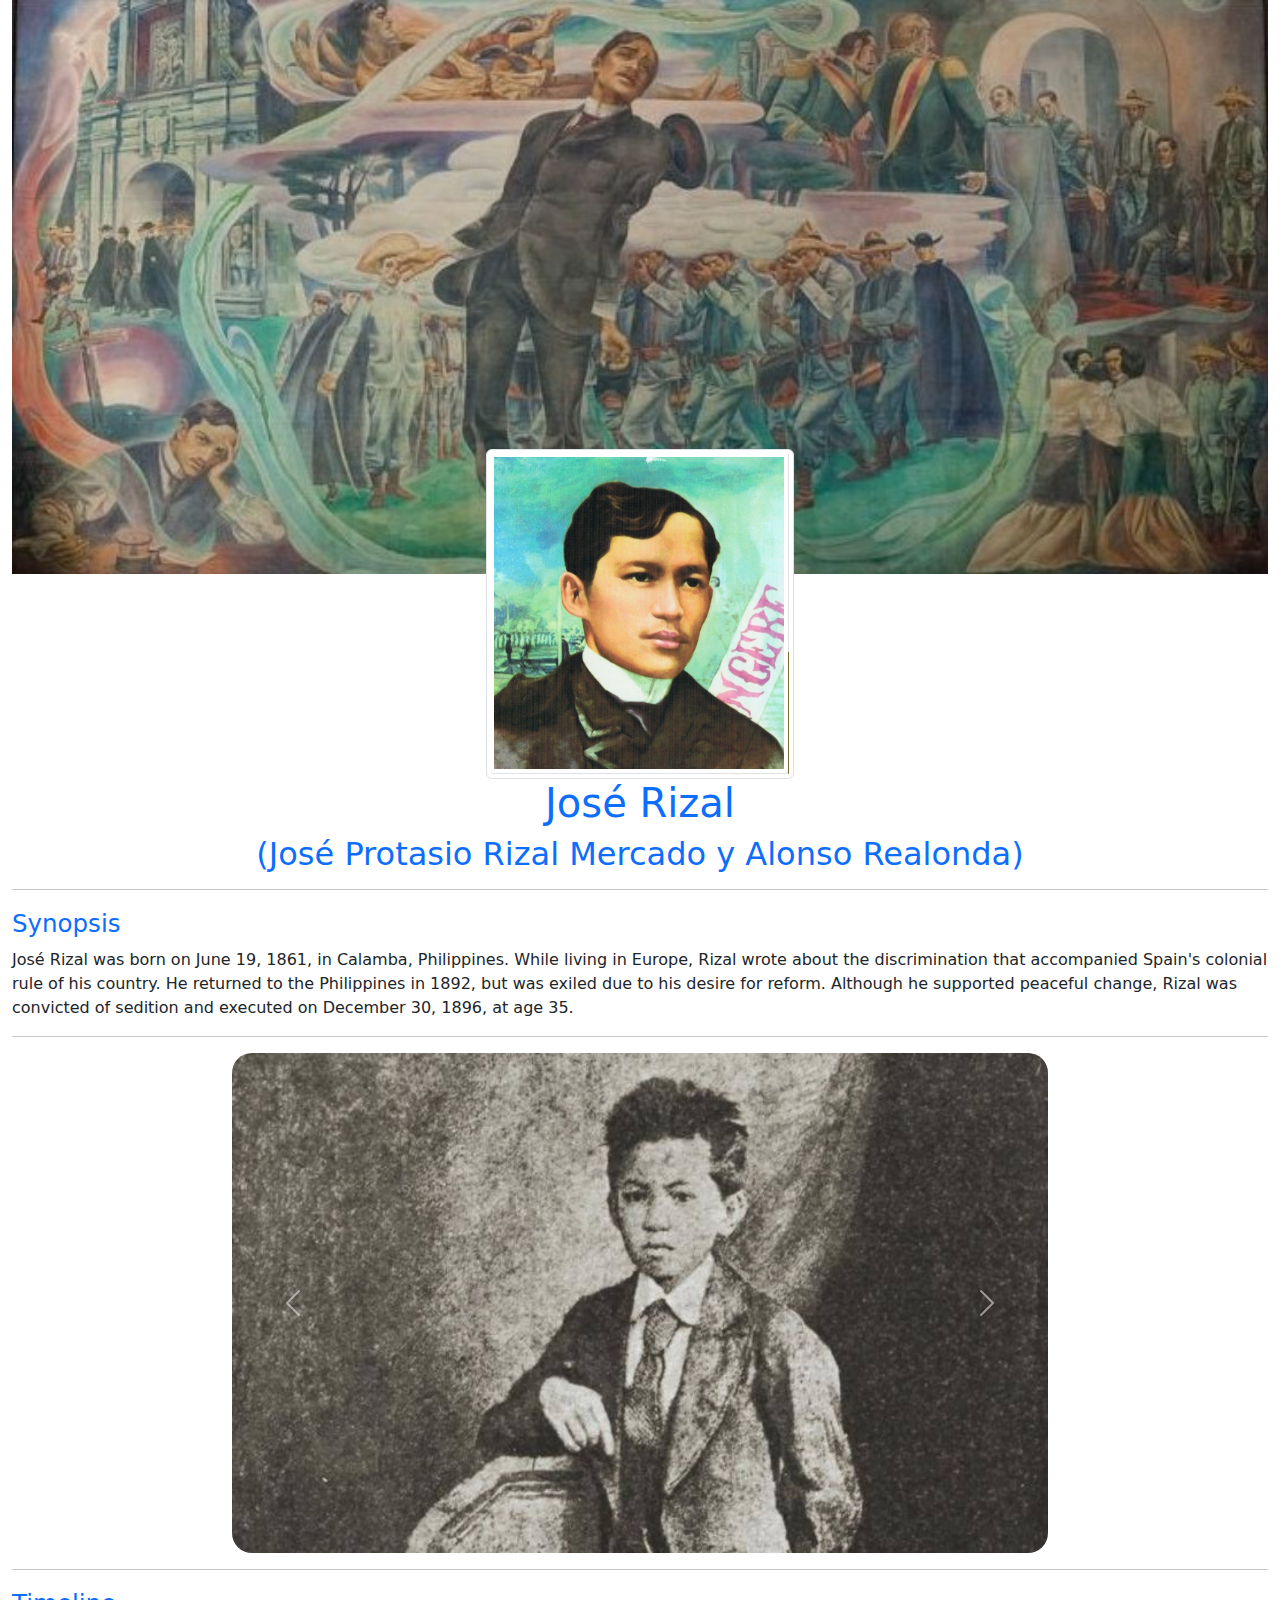
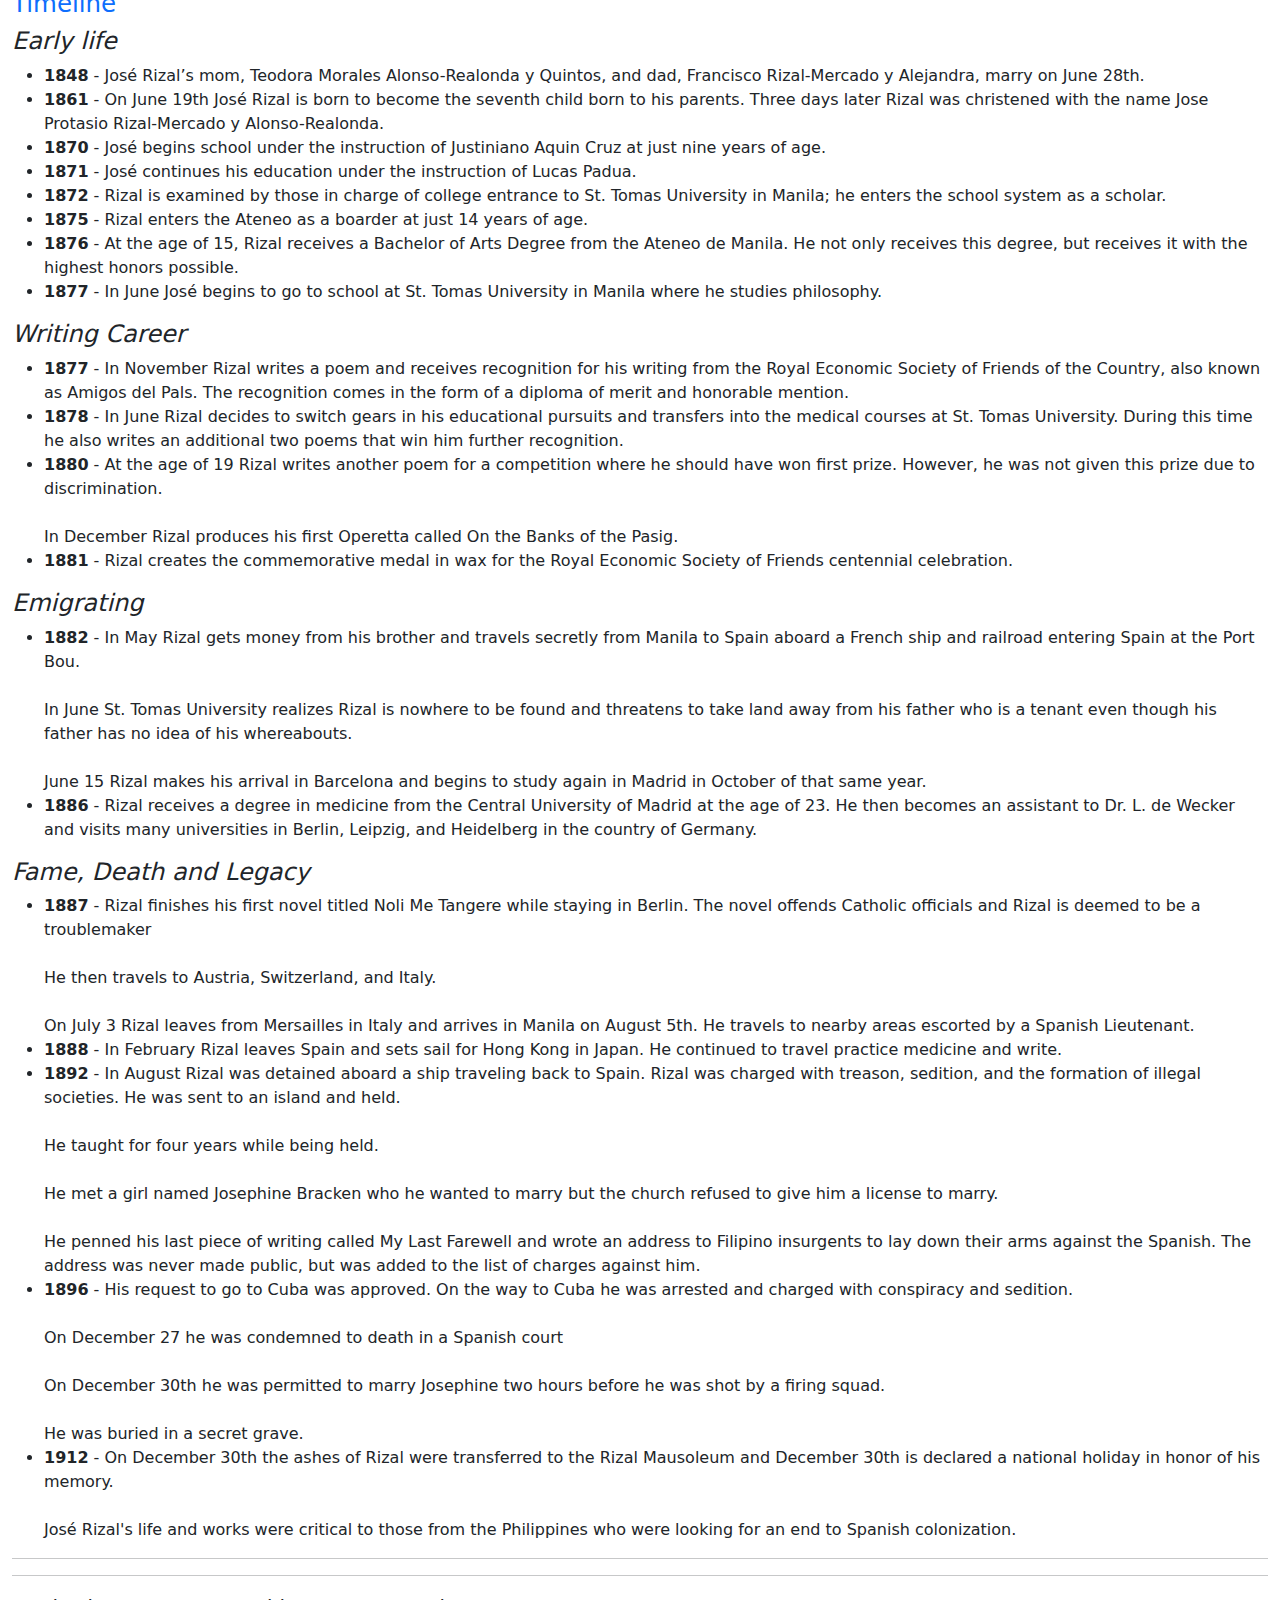
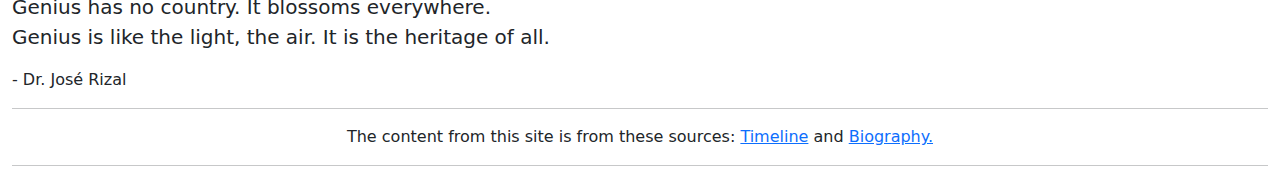
<file: index.html>
<!doctype html>
<html lang="en">
  <head>
    <meta charset="utf-8">
    <meta name="viewport" content="width=device-width, initial-scale=1">
    <title>Project</title> <link rel="stylesheet" href="style.css">

    <link href="https://cdn.jsdelivr.net/npm/bootstrap@5.3.3/dist/css/bootstrap.min.css" rel="stylesheet" integrity="sha384-QWTKZyjpPEjISv5WaRU9OFeRpok6YctnYmDr5pNlyT2bRjXh0JMhjY6hW+ALEwIH" crossorigin="anonymous">
  </head>
  <body>
    <div class="container-fluid">
        <img class="img-fluid" src="The Martyrdom of Rizal by Botong Francisco.jpg" alt="Jose Rizal Mural Painting">

        <div class="profile-container">
            <img src="rizalpic.PNG" alt="Jose Rizal Portrait" class="img-thumbnail" id="portrait">
            <h1 class="text-primary" id="name">José Rizal</h1>
            <h2 class="text-primary sub-text" id="full-name">(José Protasio Rizal Mercado y Alonso Realonda)</h2>
        </div>

        <div class="paragraph-container">
            <hr>
            <h3 class="text-primary"><small>Synopsis</small></h3>
            <p class="synopsis-text">José Rizal was born on June 19, 1861, in Calamba, Philippines. While living in Europe, Rizal wrote about the discrimination that accompanied Spain's colonial rule of his country. He returned to the Philippines in 1892, but was exiled due to his desire for reform. Although he supported peaceful change, Rizal was convicted of sedition and executed on December 30, 1896, at age 35.</p>
            <hr>
        </div>

                <div class="comtainer slider">
                    <div class="text-center center">
                        <div id="carouselExampleAutoplaying" class="carousel slide carousel-fade carousel_image">
                            <div class="carousel-inner">
                            <div class="carousel-item active">
                                <img src="rizalborn.jpg" class="d-block w-100 image_Height" style=" border-radius: 20px; " height="" alt="...">
                            </div>
                            <div class="carousel-item">
                                <img src="noli.PNG" class="d-block w-100 image_Height" style=" border-radius: 20px;" height="" alt="...">
                            </div>
                            <div class="carousel-item">
                                <img src="elfili.PNG" class="d-block w-100 image_Height" style=" border-radius: 20px;" height="" alt="...">
                            </div>
                            </div>
                            <button class="carousel-control-prev" type="button" data-bs-target="#carouselExampleAutoplaying" data-bs-slide="prev">
                            <span class="carousel-control-prev-icon" aria-hidden="true"></span>
                            <span class="visually-hidden">Previous</span>
                            </button>
                            <button class="carousel-control-next" type="button" data-bs-target="#carouselExampleAutoplaying" data-bs-slide="next">
                            <span class="carousel-control-next-icon" aria-hidden="true"></span>
                            <span class="visually-hidden">Next</span>
                            </button>
                        </div>
                    </div>
                </div>

        <div class="timeline-container">
            <hr>
            <h3 class="text-primary"><small>Timeline</small></h3>
            <h4 class="timeline-section"><em>Early life</em></h4>
            <ul>
                
                <li><strong>1848</strong> - José Rizal’s mom, Teodora Morales Alonso-Realonda y Quintos, and dad, Francisco Rizal-Mercado y Alejandra, marry on June 28th.</li>
                
                <li><strong>1861</strong> - On June 19th José Rizal is born to become the seventh child born to his parents. Three days later Rizal was christened with the name Jose Protasio Rizal-Mercado y Alonso-Realonda.</li>
                <li><strong>1870</strong> - José begins school under the instruction of Justiniano Aquin Cruz at just nine years of age.</li>
                <li><strong>1871</strong> - José continues his education under the instruction of Lucas Padua.</li>
                <li><strong>1872</strong> - Rizal is examined by those in charge of college entrance to St. Tomas University in Manila; he enters the school system as a scholar.</li>
                <li><strong>1875</strong> - Rizal enters the Ateneo as a boarder at just 14 years of age.</li>
                <li><strong>1876</strong> - At the age of 15, Rizal receives a Bachelor of Arts Degree from the Ateneo de Manila. He not only receives this degree, but receives it with the highest honors possible.</li>
                <li><strong>1877</strong> - In June José begins to go to school at St. Tomas University in Manila where he studies philosophy.</li>
            
                </ul>
                
                <h4 class="timeline-section"><em>Writing Career</em></h4>
                
                
                <ul>
                
                <li><strong>1877</strong> - In November Rizal writes a poem and receives recognition for his writing from the Royal Economic Society of Friends of the Country, also known as Amigos del Pals. The recognition comes in the form of a diploma of merit and honorable mention.</li>
                <li><strong>1878</strong> - In June Rizal decides to switch gears in his educational pursuits and transfers into the medical courses at St. Tomas University. During this time he also writes an additional two poems that win him further recognition.</li>
                
                <li><strong>1880</strong> - At the age of 19 Rizal writes another poem for a competition where he should have won first prize. However, he was not given this prize due to discrimination.
    <br /><br />
    In December Rizal produces his first Operetta called On the Banks of the Pasig.</li>
            <li><strong>1881</strong> - Rizal creates the commemorative medal in wax for the Royal Economic Society of Friends centennial celebration.</li>
                
            </ul>
                
                <h4 class="timeline-section"><em>Emigrating</em></h4>
                
            <ul>	
            <li><strong>1882</strong> - In May Rizal gets money from his brother and travels secretly from Manila to Spain aboard a French ship and railroad entering Spain at the Port Bou.
    <br /><br />
    In June St. Tomas University realizes Rizal is nowhere to be found and threatens to take land away from his father who is a tenant even though his father has no idea of his whereabouts.
    <br /><br />
    June 15 Rizal makes his arrival in Barcelona and begins to study again in Madrid in October of that same year.</li>
            
                
                
                <li><strong>1886</strong> - Rizal receives a degree in medicine from the Central University of Madrid at the age of 23. He then becomes an assistant to Dr. L. de Wecker and visits many universities in Berlin, Leipzig, and Heidelberg in the country of Germany. </li>
                </ul>
                
                <h4 class="timeline-section"><em>Fame, Death and Legacy</em></h4>
                
            <ul>	
                <li><strong>1887</strong> - Rizal finishes his first novel titled Noli Me Tangere while staying in Berlin. The novel offends Catholic officials and Rizal is deemed to be a troublemaker
    <br /><br />
    He then travels to Austria, Switzerland, and Italy.
    <br /><br />
    On July 3 Rizal leaves from Mersailles in Italy and arrives in Manila on August 5th. He travels to nearby areas escorted by a Spanish Lieutenant.</li>
                
                <li><strong>1888</strong> - In February Rizal leaves Spain and sets sail for Hong Kong in Japan. He continued to travel practice medicine and write.</li>
                
                <li><strong>1892</strong> - In August Rizal was detained aboard a ship traveling back to Spain. Rizal was charged with treason, sedition, and the formation of illegal societies. He was sent to an island and held.
    <br /><br />
    He taught for four years while being held.
    <br /><br />
    He met a girl named Josephine Bracken who he wanted to marry but the church refused to give him a license to marry.
    <br /><br />
    He penned his last piece of writing called My Last Farewell and wrote an address to Filipino insurgents to lay down their arms against the Spanish. The address was never made public, but was added to the list of charges against him.</li>
                
                <li><strong>1896</strong> - His request to go to Cuba was approved. On the way to Cuba he was arrested and charged with conspiracy and sedition.
    <br /><br />
    On December 27 he was condemned to death in a Spanish court
    <br /><br />
    On December 30th he was permitted to marry Josephine two hours before he was shot by a firing squad.
    <br /><br />
    He was buried in a secret grave.</li>
                
                <li><strong>1912</strong> - On December 30th the ashes of Rizal were transferred to the Rizal Mausoleum and December 30th is declared a national holiday in honor of his memory. 
    <br /><br />
    José Rizal's life and works were critical to those from the Philippines who were looking for an end to Spanish colonization.</li>
                
            </ul>
            <hr>
        </div>

        <div class="quote-container">
            <hr>
            <blockquote class="blockquote">Genius has no country. It blossoms everywhere. <br>Genius is like the light, the air. It is the heritage of all.</blockquote>
            <div class="quote-name">- Dr. José Rizal</div>
            <hr>
        </div>

        <div class="footnote text-center">
           
            The content from this site is from these sources:
            <a href="http://biography.yourdictionary.com/answers/biography/jose-rizal-life-timeline.html" target="_blank">Timeline</a>
            and
            <a href="http://www.biography.com/people/josé-rizal-39486" target="_blank">Biography.</a>
            <hr>
           
            
        </div>
    </div>
   
    <script src="https://cdn.jsdelivr.net/npm/bootstrap@5.3.3/dist/js/bootstrap.bundle.min.js" integrity="sha384-YvpcrYf0tY3lHB60NNkmXc5s9fDVZLESaAA55NDzOxhy9GkcIdslK1eN7N6jIeHz" crossorigin="anonymous"></script>
  </body>
</html>
</file>
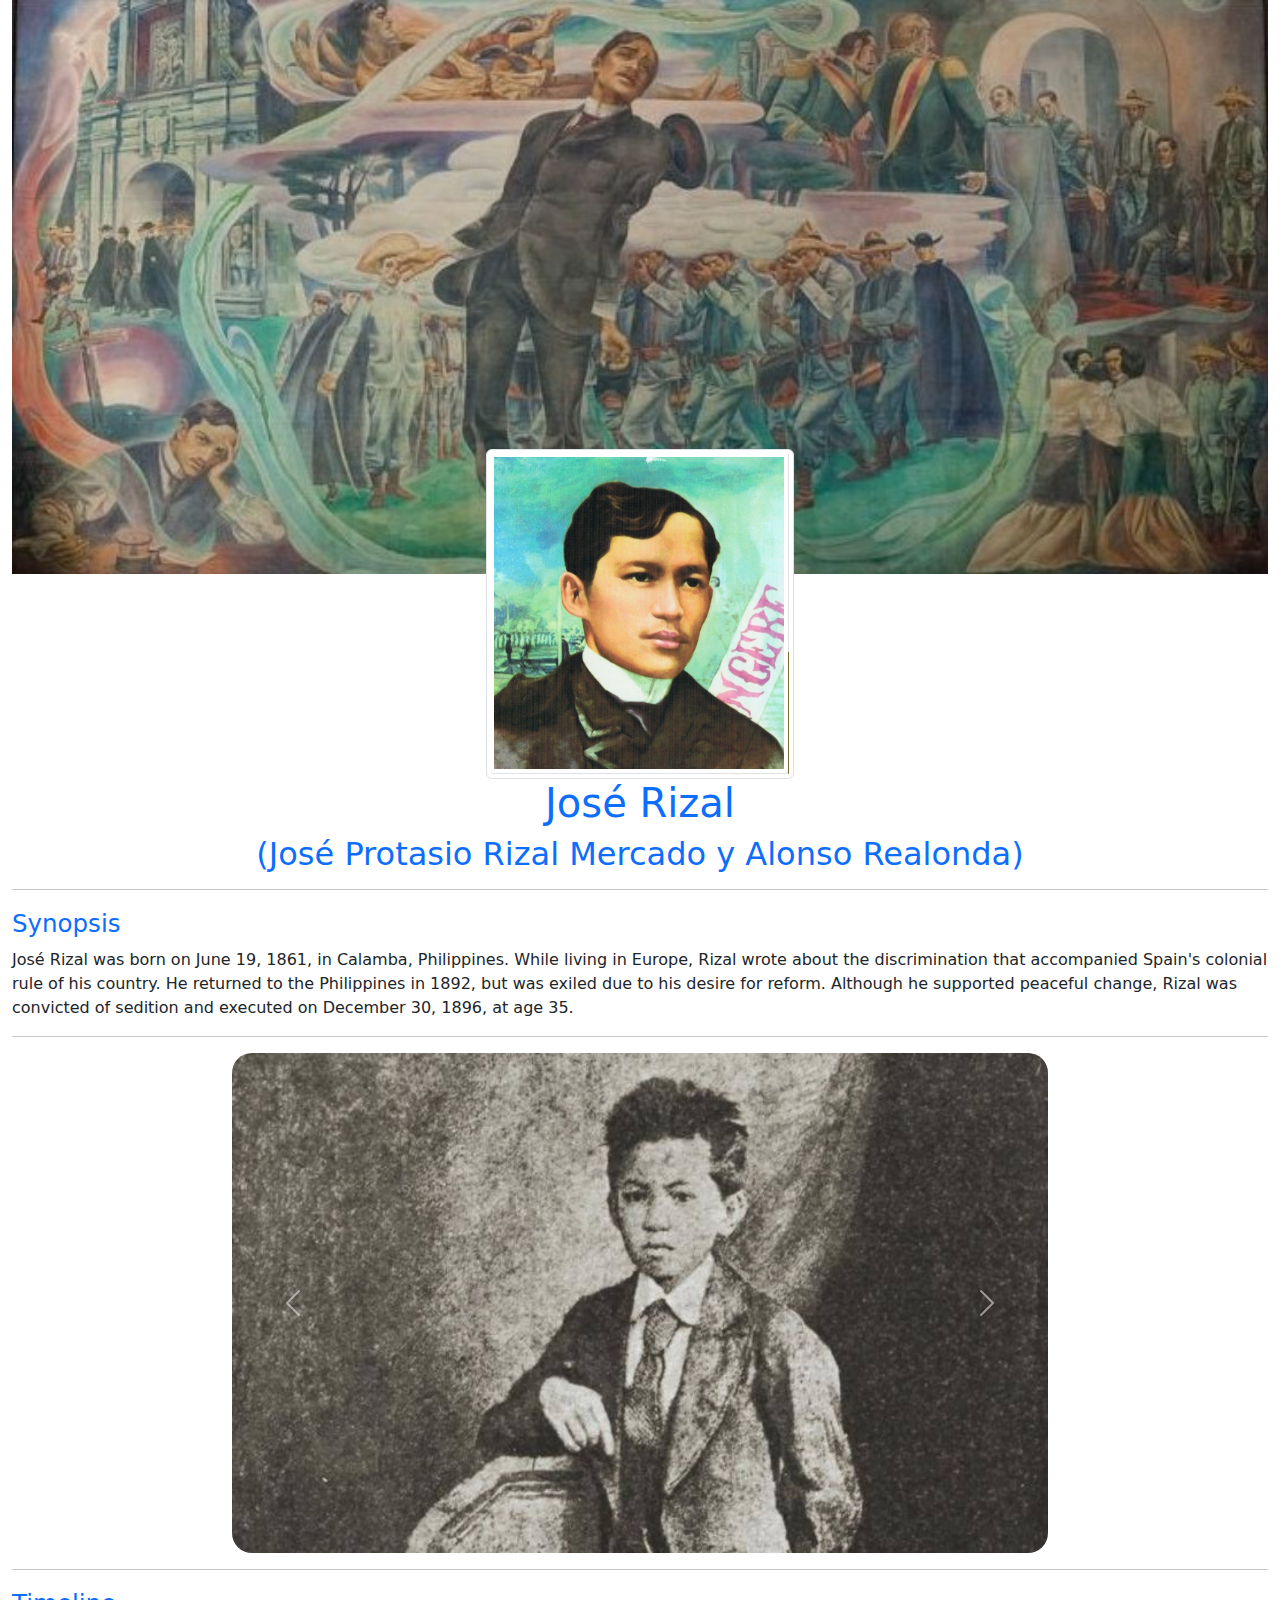
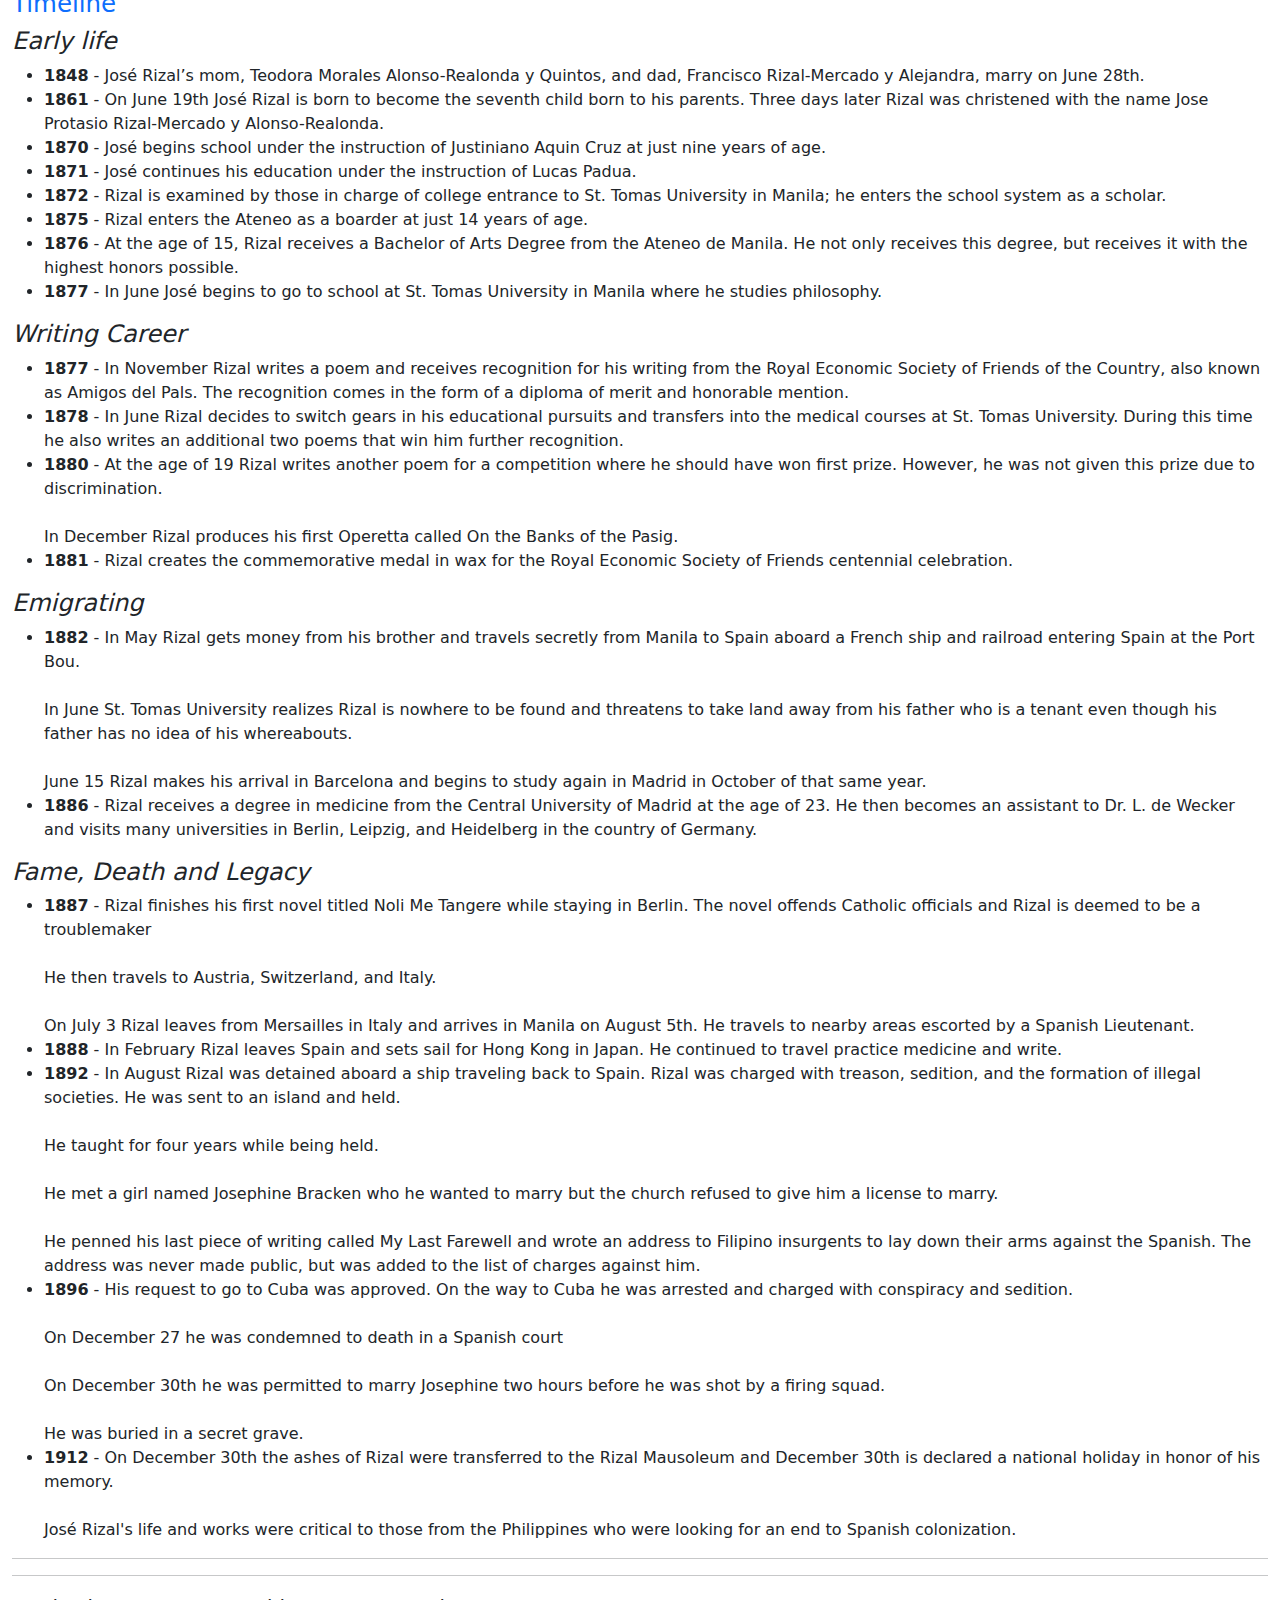
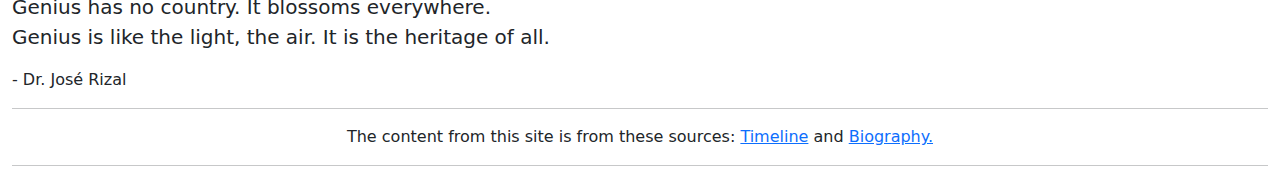
<file: try.html>
<!doctype html>
<html lang="en">
  <head>
    <meta charset="utf-8">
    <meta name="viewport" content="width=device-width, initial-scale=1">
    <title>Project</title> <link rel="stylesheet" href="style.css">

    <link href="https://cdn.jsdelivr.net/npm/bootstrap@5.3.3/dist/css/bootstrap.min.css" rel="stylesheet" integrity="sha384-QWTKZyjpPEjISv5WaRU9OFeRpok6YctnYmDr5pNlyT2bRjXh0JMhjY6hW+ALEwIH" crossorigin="anonymous">
  </head>
  <body>
    <div class="container-fluid">
        <img class="img-fluid" src="/images/The Martyrdom of Rizal by Botong Francisco.jpg" alt="Jose Rizal Mural Painting">

        <div class="profile-container">
            <img src="/images/rizalpic.PNG" alt="Jose Rizal Portrait" class="img-thumbnail" id="portrait">
            <h1 class="text-primary" id="name">José Rizal</h1>
            <h2 class="text-primary sub-text" id="full-name">(José Protasio Rizal Mercado y Alonso Realonda)</h2>
        </div>

        <div class="paragraph-container">
            <hr>
            <h3 class="text-primary"><small>Synopsis</small></h3>
            <p class="synopsis-text">José Rizal was born on June 19, 1861, in Calamba, Philippines. While living in Europe, Rizal wrote about the discrimination that accompanied Spain's colonial rule of his country. He returned to the Philippines in 1892, but was exiled due to his desire for reform. Although he supported peaceful change, Rizal was convicted of sedition and executed on December 30, 1896, at age 35.</p>
            <hr>
        </div>

                <div class="comtainer slider">
                    <div class="text-center center">
                        <div id="carouselExampleAutoplaying" class="carousel slide carousel-fade carousel_image">
                            <div class="carousel-inner">
                            <div class="carousel-item active">
                                <img src="/images/rizalborn.jpg" class="d-block w-100 image_Height" style=" border-radius: 20px; " height="" alt="...">
                            </div>
                            <div class="carousel-item">
                                <img src="/images/noli.PNG" class="d-block w-100 image_Height" style=" border-radius: 20px;" height="" alt="...">
                            </div>
                            <div class="carousel-item">
                                <img src="/images/elfili.PNG" class="d-block w-100 image_Height" style=" border-radius: 20px;" height="" alt="...">
                            </div>
                            </div>
                            <button class="carousel-control-prev" type="button" data-bs-target="#carouselExampleAutoplaying" data-bs-slide="prev">
                            <span class="carousel-control-prev-icon" aria-hidden="true"></span>
                            <span class="visually-hidden">Previous</span>
                            </button>
                            <button class="carousel-control-next" type="button" data-bs-target="#carouselExampleAutoplaying" data-bs-slide="next">
                            <span class="carousel-control-next-icon" aria-hidden="true"></span>
                            <span class="visually-hidden">Next</span>
                            </button>
                        </div>
                    </div>
                </div>

        <div class="timeline-container">
            <hr>
            <h3 class="text-primary"><small>Timeline</small></h3>
            <h4 class="timeline-section"><em>Early life</em></h4>
            <ul>
                
                <li><strong>1848</strong> - José Rizal’s mom, Teodora Morales Alonso-Realonda y Quintos, and dad, Francisco Rizal-Mercado y Alejandra, marry on June 28th.</li>
                
                <li><strong>1861</strong> - On June 19th José Rizal is born to become the seventh child born to his parents. Three days later Rizal was christened with the name Jose Protasio Rizal-Mercado y Alonso-Realonda.</li>
                <li><strong>1870</strong> - José begins school under the instruction of Justiniano Aquin Cruz at just nine years of age.</li>
                <li><strong>1871</strong> - José continues his education under the instruction of Lucas Padua.</li>
                <li><strong>1872</strong> - Rizal is examined by those in charge of college entrance to St. Tomas University in Manila; he enters the school system as a scholar.</li>
                <li><strong>1875</strong> - Rizal enters the Ateneo as a boarder at just 14 years of age.</li>
                <li><strong>1876</strong> - At the age of 15, Rizal receives a Bachelor of Arts Degree from the Ateneo de Manila. He not only receives this degree, but receives it with the highest honors possible.</li>
                <li><strong>1877</strong> - In June José begins to go to school at St. Tomas University in Manila where he studies philosophy.</li>
            
                </ul>
                
                <h4 class="timeline-section"><em>Writing Career</em></h4>
                
                
                <ul>
                
                <li><strong>1877</strong> - In November Rizal writes a poem and receives recognition for his writing from the Royal Economic Society of Friends of the Country, also known as Amigos del Pals. The recognition comes in the form of a diploma of merit and honorable mention.</li>
                <li><strong>1878</strong> - In June Rizal decides to switch gears in his educational pursuits and transfers into the medical courses at St. Tomas University. During this time he also writes an additional two poems that win him further recognition.</li>
                
                <li><strong>1880</strong> - At the age of 19 Rizal writes another poem for a competition where he should have won first prize. However, he was not given this prize due to discrimination.
    <br /><br />
    In December Rizal produces his first Operetta called On the Banks of the Pasig.</li>
            <li><strong>1881</strong> - Rizal creates the commemorative medal in wax for the Royal Economic Society of Friends centennial celebration.</li>
                
            </ul>
                
                <h4 class="timeline-section"><em>Emigrating</em></h4>
                
            <ul>	
            <li><strong>1882</strong> - In May Rizal gets money from his brother and travels secretly from Manila to Spain aboard a French ship and railroad entering Spain at the Port Bou.
    <br /><br />
    In June St. Tomas University realizes Rizal is nowhere to be found and threatens to take land away from his father who is a tenant even though his father has no idea of his whereabouts.
    <br /><br />
    June 15 Rizal makes his arrival in Barcelona and begins to study again in Madrid in October of that same year.</li>
            
                
                
                <li><strong>1886</strong> - Rizal receives a degree in medicine from the Central University of Madrid at the age of 23. He then becomes an assistant to Dr. L. de Wecker and visits many universities in Berlin, Leipzig, and Heidelberg in the country of Germany. </li>
                </ul>
                
                <h4 class="timeline-section"><em>Fame, Death and Legacy</em></h4>
                
            <ul>	
                <li><strong>1887</strong> - Rizal finishes his first novel titled Noli Me Tangere while staying in Berlin. The novel offends Catholic officials and Rizal is deemed to be a troublemaker
    <br /><br />
    He then travels to Austria, Switzerland, and Italy.
    <br /><br />
    On July 3 Rizal leaves from Mersailles in Italy and arrives in Manila on August 5th. He travels to nearby areas escorted by a Spanish Lieutenant.</li>
                
                <li><strong>1888</strong> - In February Rizal leaves Spain and sets sail for Hong Kong in Japan. He continued to travel practice medicine and write.</li>
                
                <li><strong>1892</strong> - In August Rizal was detained aboard a ship traveling back to Spain. Rizal was charged with treason, sedition, and the formation of illegal societies. He was sent to an island and held.
    <br /><br />
    He taught for four years while being held.
    <br /><br />
    He met a girl named Josephine Bracken who he wanted to marry but the church refused to give him a license to marry.
    <br /><br />
    He penned his last piece of writing called My Last Farewell and wrote an address to Filipino insurgents to lay down their arms against the Spanish. The address was never made public, but was added to the list of charges against him.</li>
                
                <li><strong>1896</strong> - His request to go to Cuba was approved. On the way to Cuba he was arrested and charged with conspiracy and sedition.
    <br /><br />
    On December 27 he was condemned to death in a Spanish court
    <br /><br />
    On December 30th he was permitted to marry Josephine two hours before he was shot by a firing squad.
    <br /><br />
    He was buried in a secret grave.</li>
                
                <li><strong>1912</strong> - On December 30th the ashes of Rizal were transferred to the Rizal Mausoleum and December 30th is declared a national holiday in honor of his memory. 
    <br /><br />
    José Rizal's life and works were critical to those from the Philippines who were looking for an end to Spanish colonization.</li>
                
            </ul>
            <hr>
        </div>

        <div class="quote-container">
            <hr>
            <blockquote class="blockquote">Genius has no country. It blossoms everywhere. <br>Genius is like the light, the air. It is the heritage of all.</blockquote>
            <div class="quote-name">- Dr. José Rizal</div>
            <hr>
        </div>

        <div class="footnote text-center">
           
            The content from this site is from these sources:
            <a href="http://biography.yourdictionary.com/answers/biography/jose-rizal-life-timeline.html" target="_blank">Timeline</a>
            and
            <a href="http://www.biography.com/people/josé-rizal-39486" target="_blank">Biography.</a>
            <hr>
           
            
        </div>
    </div>
   
    <script src="https://cdn.jsdelivr.net/npm/bootstrap@5.3.3/dist/js/bootstrap.bundle.min.js" integrity="sha384-YvpcrYf0tY3lHB60NNkmXc5s9fDVZLESaAA55NDzOxhy9GkcIdslK1eN7N6jIeHz" crossorigin="anonymous"></script>
  </body>
</html>
</file>
<file: style.css>
@media only screen and (max-width:767px){
    /*mobile layout*/
    .img-fluid{
        width: 100%;
    }
    .carousel_image{
        width: 75%;
        border-radius:10px;

    }
    .center{
        display: flex;
        justify-content: center;
        align-items: center;
    }
    .image_Height{
        height: 300px;
    }
    .profile-container{
        margin-top: -10%;
        text-align: center;
    }
}
@media only screen and (min-width:768px) and (max-width:1023px){
    /*Tablet layout*/
    .img-fluid{
        width: 100%;
    }
    .carousel_image{
        width: 75%;
        border-radius:10px;
    }
    .center{
        display: flex;
        justify-content: center;
        align-items: center;
    }
    .image_Height{
        height: 400px;
    }
    .profile-container{
        margin-top: -10%;
        text-align: center;
    }
}
@media only screen and (min-width:1024px) and (max-width:1439px) {
    .img-fluid{
        width: 100%;
    }
    .carousel_image{
        width: 65%;
        border-radius:10px;
    }
    .center{
        display: flex;
        justify-content: center;
        align-items: center;
    }
    .image_Height{
        height: 500px;
    }
    .profile-container{
        margin-top: -10%;
        text-align: center;
    }
}
@media only screen and (min-width:1440px) {
    .img-fluid{
        width: 100%;
    }
    .carousel_image{
        width: 72%;
        border-radius:10px;
    }
    .center{
        display: flex;
        justify-content: center;
        align-items: center;
    }
    .image_Height{
        height: 600px;
    }
    .profile-container{
        margin-top: -10%;
        text-align: center;
    }
}
</file>
